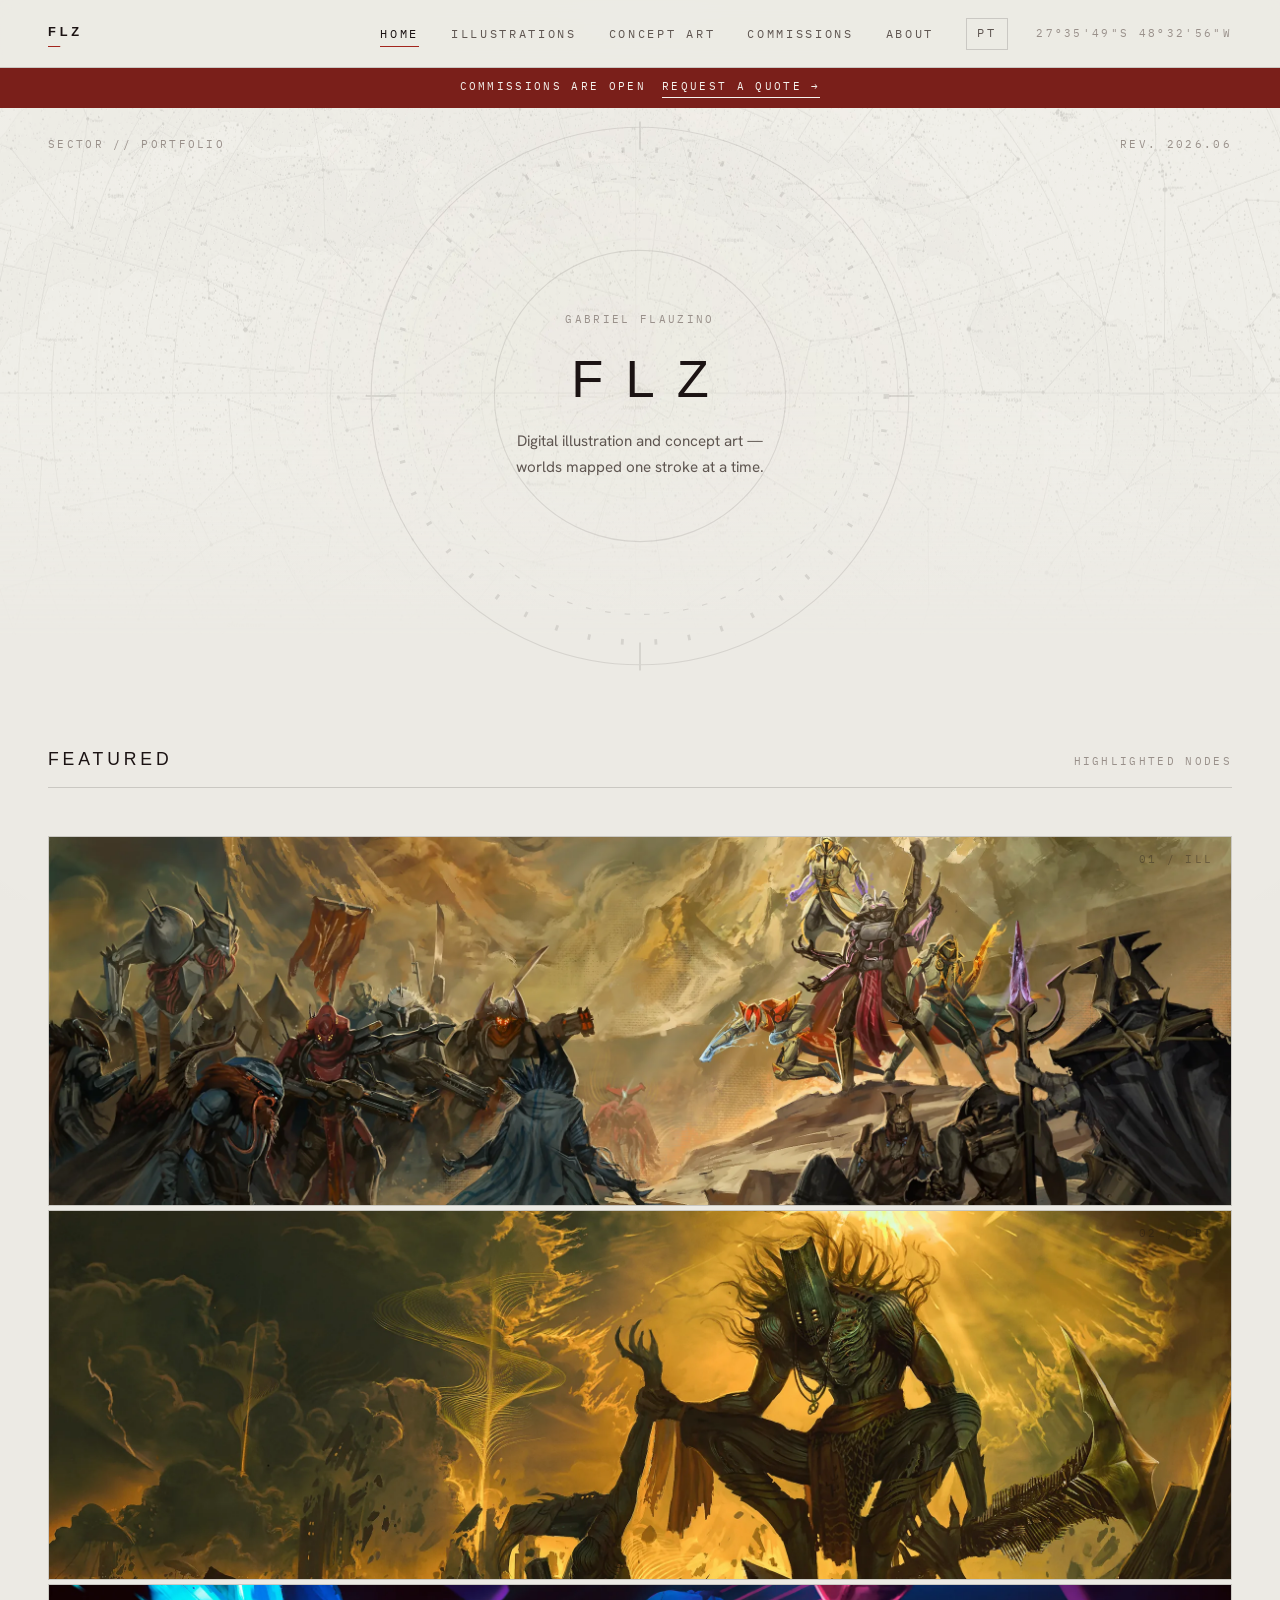
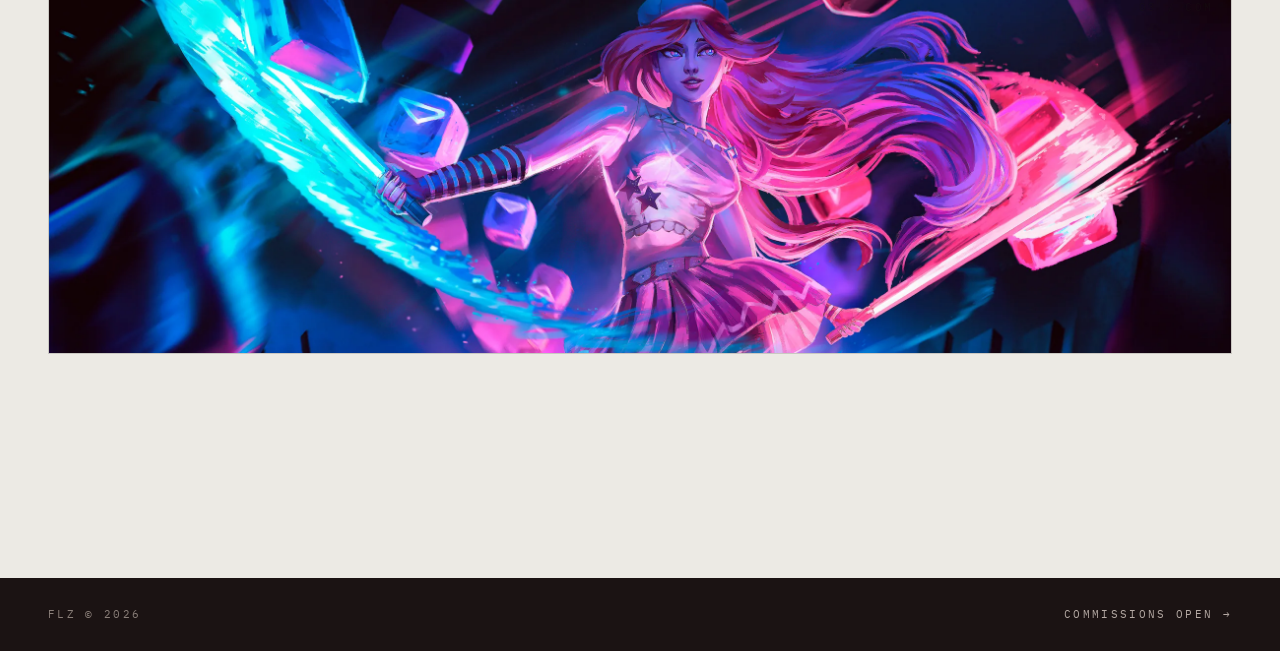
<file: index.html>
<!DOCTYPE html>
<html lang="en">
<head>
  <meta charset="UTF-8" />
  <meta name="viewport" content="width=device-width, initial-scale=1.0" />
  <!-- O idioma é controlado pelo nosso i18n (js/i18n.js): impede o
       Chrome de oferecer tradução automática a cada navegação -->
  <meta name="google" content="notranslate" />
  <!-- Sincroniza <html lang> com a preferência salva ANTES do paint:
       sem flash de idioma e sem detecção errada pelo navegador -->
  <script>
    try {
      if (localStorage.getItem("flz-lang") === "pt") {
        document.documentElement.lang = "pt-BR";
      }
    } catch (e) { /* sem storage: segue em inglês */ }
  </script>
  <title>FLZ — Gabriel Flauzino · Digital Illustration & Concept Art</title>
  <meta name="description" content="Portfolio of Gabriel Flauzino — freelance digital illustrator and concept artist. Illustrations, concept art and open commissions." />

  <!-- Type: Syncopate (display, stand-in for Sackers Gothic),
       Hanken Grotesk (body), IBM Plex Mono (coordinates) -->
  <link rel="preconnect" href="https://fonts.googleapis.com" />
  <link rel="preconnect" href="https://fonts.gstatic.com" crossorigin />
  <link href="https://fonts.googleapis.com/css2?family=Syncopate:wght@400;700&family=Hanken+Grotesk:wght@400;600&family=IBM+Plex+Mono:wght@400&display=swap" rel="stylesheet" />

  <link rel="stylesheet" href="css/tokens.css" />
  <link rel="stylesheet" href="css/base.css" />
  <link rel="stylesheet" href="css/components.css" />
  <link rel="stylesheet" href="css/pages.css" />
</head>
<body>
  <a class="skip-link" href="#content" data-i18n="skip">Skip to content</a>

  <!-- ============ Cartographic navigation ============ -->
  <nav class="site-nav" aria-label="Main">
    <div class="container site-nav__inner">
      <a class="site-nav__logo" href="index.html" aria-label="FLZ — home">
        FLZ<span aria-hidden="true"></span>
      </a>
      <ul class="site-nav__links">
        <li><a href="index.html" aria-current="page" data-i18n="nav.home">Home</a></li>
        <li><a href="ilustracoes.html" data-i18n="nav.illustrations">Illustrations</a></li>
        <li><a href="concept-art.html" data-i18n="nav.concept">Concept Art</a></li>
        <li><a href="commissions.html" data-i18n="nav.commissions">Commissions</a></li>
        <li><a href="about.html" data-i18n="nav.about">About</a></li>
        <li><button class="lang-toggle" type="button" data-lang-toggle>PT</button></li>
      </ul>
      <span class="coord site-nav__coord" aria-hidden="true">27°35'49"S&nbsp;48°32'56"W</span>
    </div>
  </nav>

  <!-- Banner: o uso nobre do vermelho escuro -->
  <div class="notice-banner">
    <span data-i18n="banner.text">Commissions are open</span>
    <a href="commissions.html" data-i18n="banner.cta">Request a quote →</a>
  </div>

  <main id="content">
    <!-- ============ Hero ============ -->
    <header class="hero">
      <!-- Reticle: rotating cartographic ring behind the mark -->
      <svg class="hero__reticle" viewBox="0 0 200 200" aria-hidden="true" focusable="false">
        <g fill="none" stroke="currentColor" stroke-width="0.4">
          <circle cx="100" cy="100" r="96" />
          <circle cx="100" cy="100" r="78" stroke-dasharray="2 5" />
          <circle cx="100" cy="100" r="52" />
          <path d="M100 2v10 M100 188v10 M2 100h10 M188 100h10" stroke-width="0.7" />
          <g stroke-dasharray="1 11">
            <circle cx="100" cy="100" r="88" stroke-width="2" />
          </g>
        </g>
      </svg>

      <span class="hero__corner hero__corner--tl coord" aria-hidden="true">SECTOR // PORTFOLIO</span>
      <span class="hero__corner hero__corner--tr coord" aria-hidden="true">REV. 2026.06</span>

      <p class="hero__eyebrow coord">Gabriel Flauzino</p>
      <h1 class="hero__title">FLZ</h1>
      <p class="hero__tag" data-i18n="hero.tag">
        Digital illustration and concept art — worlds mapped one stroke at a time.
      </p>
    </header>

    <!-- ============ Featured: painéis-portal ============
         Três banners ultra-wide no lugar do grid. Hover: imagem
         escurece e cresce, rótulo revela, brackets travam, linha
         vermelha traça a base. TODO: troque os SVGs placeholder
         em assets/img/panels/ por artes reais em formato wide
         (~1600×500) — uma obra representativa de cada região. -->
    <section class="featured container" aria-labelledby="featured-title">
      <div class="section-head" data-reveal>
        <h2 id="featured-title" data-i18n="home.featured">Featured</h2>
        <span class="coord" aria-hidden="true" data-i18n="home.featuredCoord">HIGHLIGHTED NODES</span>
      </div>

      <div class="feature-panels">
        <a class="feature-panel" href="ilustracoes.html">
          <img class="feature-panel__img" src="assets/img/panels/illustrations.webp" alt="" />
          <span class="coord feature-panel__idx" aria-hidden="true">01 / ILL</span>
          <span class="feature-panel__overlay">
            <span class="coord feature-panel__region" aria-hidden="true">REGION 01 //</span>
            <span class="feature-panel__label" data-i18n="nav.illustrations">Illustrations</span>
            <span class="coord feature-panel__cta" data-i18n="feat.explore">Explore →</span>
          </span>
          <span class="feature-panel__line" aria-hidden="true"></span>
        </a>

        <a class="feature-panel" href="concept-art.html">
          <img class="feature-panel__img" src="assets/img/panels/concept-art.webp" alt="" />
          <span class="coord feature-panel__idx" aria-hidden="true">02 / CPT</span>
          <span class="feature-panel__overlay">
            <span class="coord feature-panel__region" aria-hidden="true">REGION 02 //</span>
            <span class="feature-panel__label" data-i18n="nav.concept">Concept Art</span>
            <span class="coord feature-panel__cta" data-i18n="feat.explore">Explore →</span>
          </span>
          <span class="feature-panel__line" aria-hidden="true"></span>
        </a>

        <a class="feature-panel" href="commissions.html">
          <img class="feature-panel__img" src="assets/img/panels/commissions.webp" alt="" />
          <span class="coord feature-panel__idx" aria-hidden="true">03 / COM</span>
          <span class="feature-panel__overlay">
            <span class="coord feature-panel__region" aria-hidden="true">COMMISSION //</span>
            <span class="feature-panel__label" data-i18n="feat.work">Work with me</span>
            <span class="coord feature-panel__cta" data-i18n="feat.open">Open →</span>
          </span>
          <span class="feature-panel__line" aria-hidden="true"></span>
        </a>
      </div>
    </section>
  </main>

  <!-- ============ Footer ============ -->
  <footer class="site-footer band-dark">
    <div class="container site-footer__inner">
      <span class="coord">FLZ © <span data-year>2026</span></span>
      <a class="coord" href="commissions.html" data-i18n="footer.commissions">Commissions open →</a>
    </div>
  </footer>

  <script src="js/i18n.js" defer></script>
  <script src="js/main.js" defer></script>
</body>
</html>
</file>
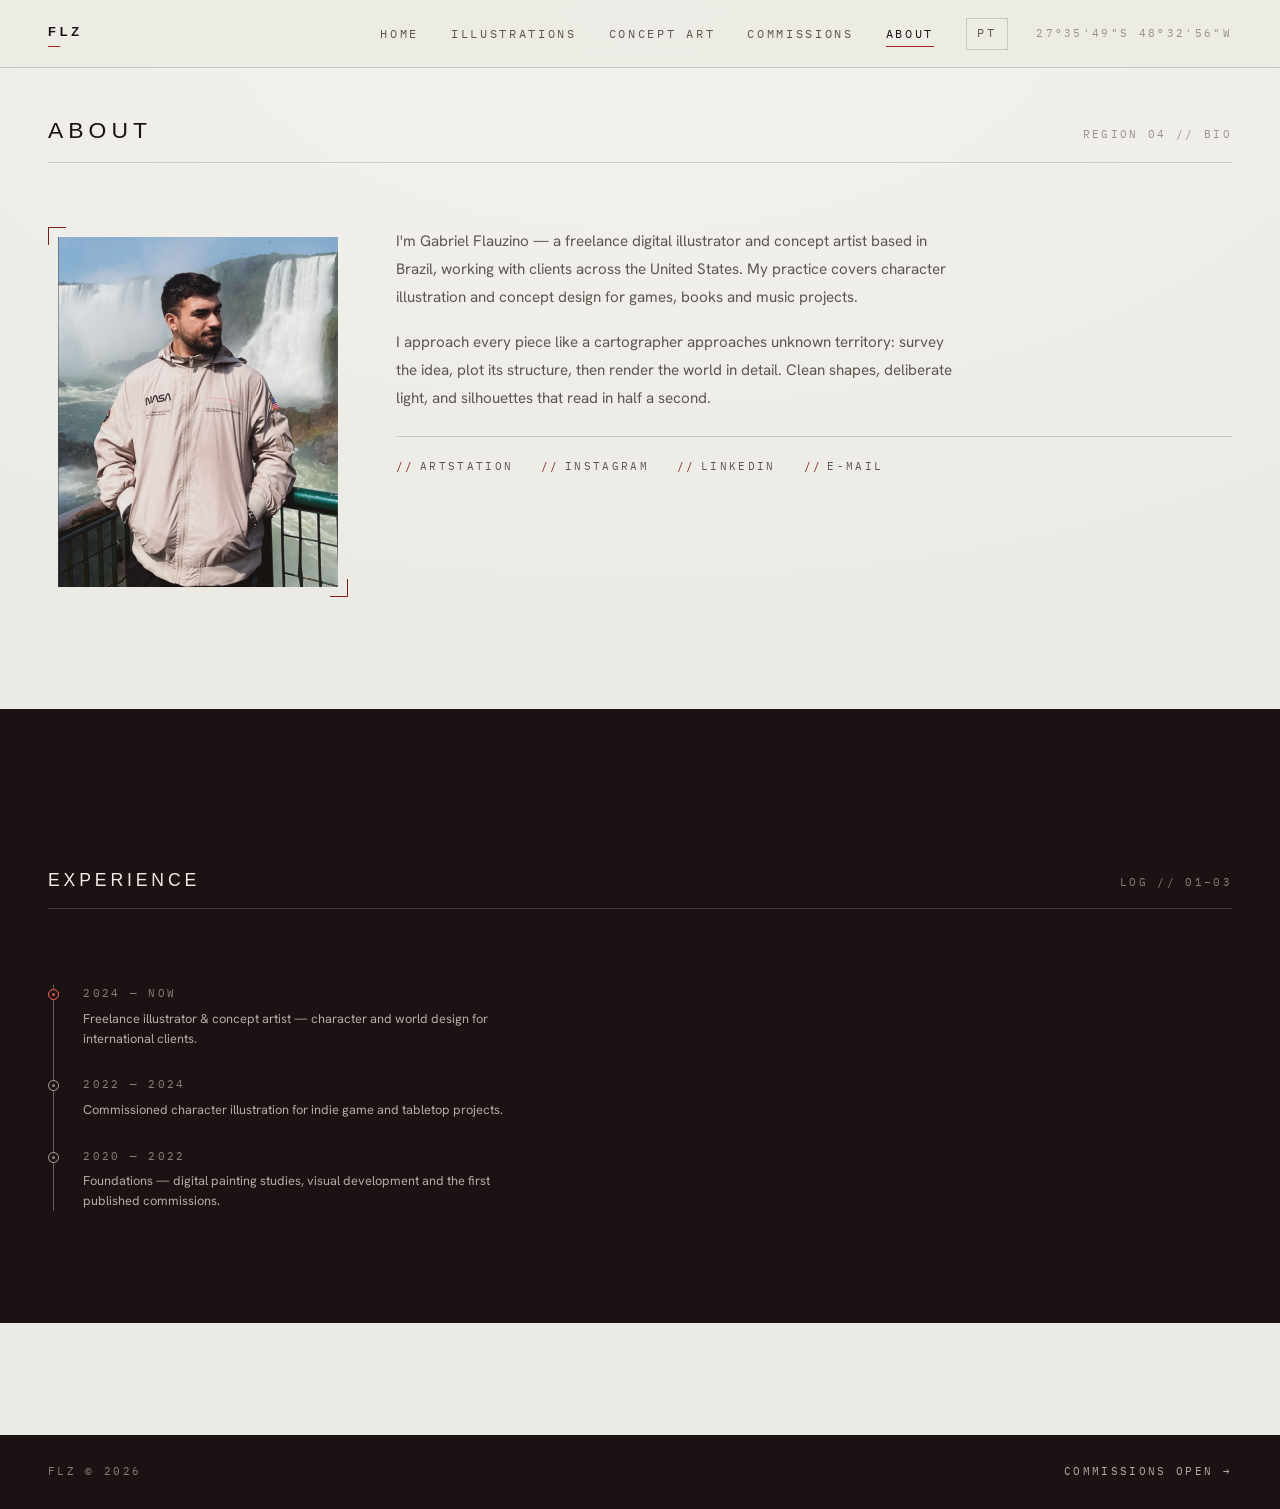
<file: about.html>
<!DOCTYPE html>
<html lang="en">
<head>
  <meta charset="UTF-8" />
  <meta name="viewport" content="width=device-width, initial-scale=1.0" />
  <!-- O idioma é controlado pelo nosso i18n (js/i18n.js): impede o
       Chrome de oferecer tradução automática a cada navegação -->
  <meta name="google" content="notranslate" />
  <!-- Sincroniza <html lang> com a preferência salva ANTES do paint:
       sem flash de idioma e sem detecção errada pelo navegador -->
  <script>
    try {
      if (localStorage.getItem("flz-lang") === "pt") {
        document.documentElement.lang = "pt-BR";
      }
    } catch (e) { /* sem storage: segue em inglês */ }
  </script>
  <title>About — FLZ · Gabriel Flauzino</title>
  <meta name="description" content="About Gabriel Flauzino (FLZ) — freelance digital illustrator and concept artist. Background, experience and contact links." />

  <link rel="preconnect" href="https://fonts.googleapis.com" />
  <link rel="preconnect" href="https://fonts.gstatic.com" crossorigin />
  <link href="https://fonts.googleapis.com/css2?family=Syncopate:wght@400;700&family=Hanken+Grotesk:wght@400;600&family=IBM+Plex+Mono:wght@400&display=swap" rel="stylesheet" />

  <link rel="stylesheet" href="css/tokens.css" />
  <link rel="stylesheet" href="css/base.css" />
  <link rel="stylesheet" href="css/components.css" />
  <link rel="stylesheet" href="css/pages.css" />
</head>
<body>
  <a class="skip-link" href="#content" data-i18n="skip">Skip to content</a>

  <nav class="site-nav" aria-label="Main">
    <div class="container site-nav__inner">
      <a class="site-nav__logo" href="index.html" aria-label="FLZ — home">
        FLZ<span aria-hidden="true"></span>
      </a>
      <ul class="site-nav__links">
        <li><a href="index.html" data-i18n="nav.home">Home</a></li>
        <li><a href="ilustracoes.html" data-i18n="nav.illustrations">Illustrations</a></li>
        <li><a href="concept-art.html" data-i18n="nav.concept">Concept Art</a></li>
        <li><a href="commissions.html" data-i18n="nav.commissions">Commissions</a></li>
        <li><a href="about.html" aria-current="page" data-i18n="nav.about">About</a></li>
        <li><button class="lang-toggle" type="button" data-lang-toggle>PT</button></li>
      </ul>
      <span class="coord site-nav__coord" aria-hidden="true">27°35'49"S&nbsp;48°32'56"W</span>
    </div>
  </nav>

  <main id="content">
    <div class="container">
      <div class="section-head">
        <h1 data-i18n="page.about">About</h1>
        <span class="coord" aria-hidden="true">REGION 04 // BIO</span>
      </div>

      <!-- ===== Perfil: foto + bio + redes ===== -->
      <section class="profile" aria-labelledby="bio-title">
        <h2 id="bio-title" class="visually-hidden" data-i18n="about.bioTitle">Biography</h2>

        <div class="profile__photo" data-reveal>
          <!-- TODO: substitua pelo seu retrato real (4:5, ~800×1000px)
               em assets/img/about/ e atualize o src -->
          <img src="assets/img/about/portrait.webp" alt="Gabriel Flauzino" />
        </div>

        <div class="profile__text" data-reveal>
          <p data-i18n="about.bio1">
            I'm Gabriel Flauzino — a freelance digital illustrator and
            concept artist based in Brazil, working with clients across the
            United States. My practice covers character illustration and
            concept design for games, books and music projects.
          </p>
          <p data-i18n="about.bio2">
            I approach every piece like a cartographer approaches unknown
            territory: survey the idea, plot its structure, then render the
            world in detail. Clean shapes, deliberate light, and silhouettes
            that read in half a second.
          </p>

          <!-- TODO: troque os href pelos seus perfis reais -->
          <ul class="socials" aria-label="Social links">
            <li><a href="https://www.artstation.com/SEU-PERFIL" rel="me noopener" target="_blank">ArtStation</a></li>
            <li><a href="https://www.instagram.com/SEU-PERFIL" rel="me noopener" target="_blank">Instagram</a></li>
            <li><a href="https://www.linkedin.com/in/SEU-PERFIL" rel="me noopener" target="_blank">LinkedIn</a></li>
            <li><a href="mailto:contato@flz.art">E-mail</a></li>
          </ul>
        </div>
      </section>
    </div>

    <!-- ===== Experiência: currículo como itinerário ===== -->
    <section class="experience-band band-dark" aria-labelledby="exp-title">
      <div class="container experience-band__inner">
        <div class="section-head">
          <h2 id="exp-title" data-i18n="about.exp">Experience</h2>
          <span class="coord" aria-hidden="true">LOG // 01–03</span>
        </div>

        <!-- TODO: entradas de exemplo — substitua pelas suas -->
        <div class="route route--vertical" data-reveal>
          <span class="route__line" aria-hidden="true"></span>
          <ol class="route__list">
            <li class="route__stop route__stop--active">
              <span class="route__marker" aria-hidden="true"></span>
              <span class="coord route__label">2024 — NOW</span>
              <span class="route__value" data-i18n="about.exp1">
                Freelance illustrator &amp; concept artist — character and
                world design for international clients.
              </span>
            </li>
            <li class="route__stop">
              <span class="route__marker" aria-hidden="true"></span>
              <span class="coord route__label">2022 — 2024</span>
              <span class="route__value" data-i18n="about.exp2">
                Commissioned character illustration for indie game and
                tabletop projects.
              </span>
            </li>
            <li class="route__stop">
              <span class="route__marker" aria-hidden="true"></span>
              <span class="coord route__label">2020 — 2022</span>
              <span class="route__value" data-i18n="about.exp3">
                Foundations — digital painting studies, visual development
                and the first published commissions.
              </span>
            </li>
          </ol>
        </div>
      </div>
    </section>
  </main>

  <footer class="site-footer band-dark">
    <div class="container site-footer__inner">
      <span class="coord">FLZ © <span data-year>2026</span></span>
      <a class="coord" href="commissions.html" data-i18n="footer.commissions">Commissions open →</a>
    </div>
  </footer>

  <script src="js/i18n.js" defer></script>
  <script src="js/main.js" defer></script>
</body>
</html>
</file>
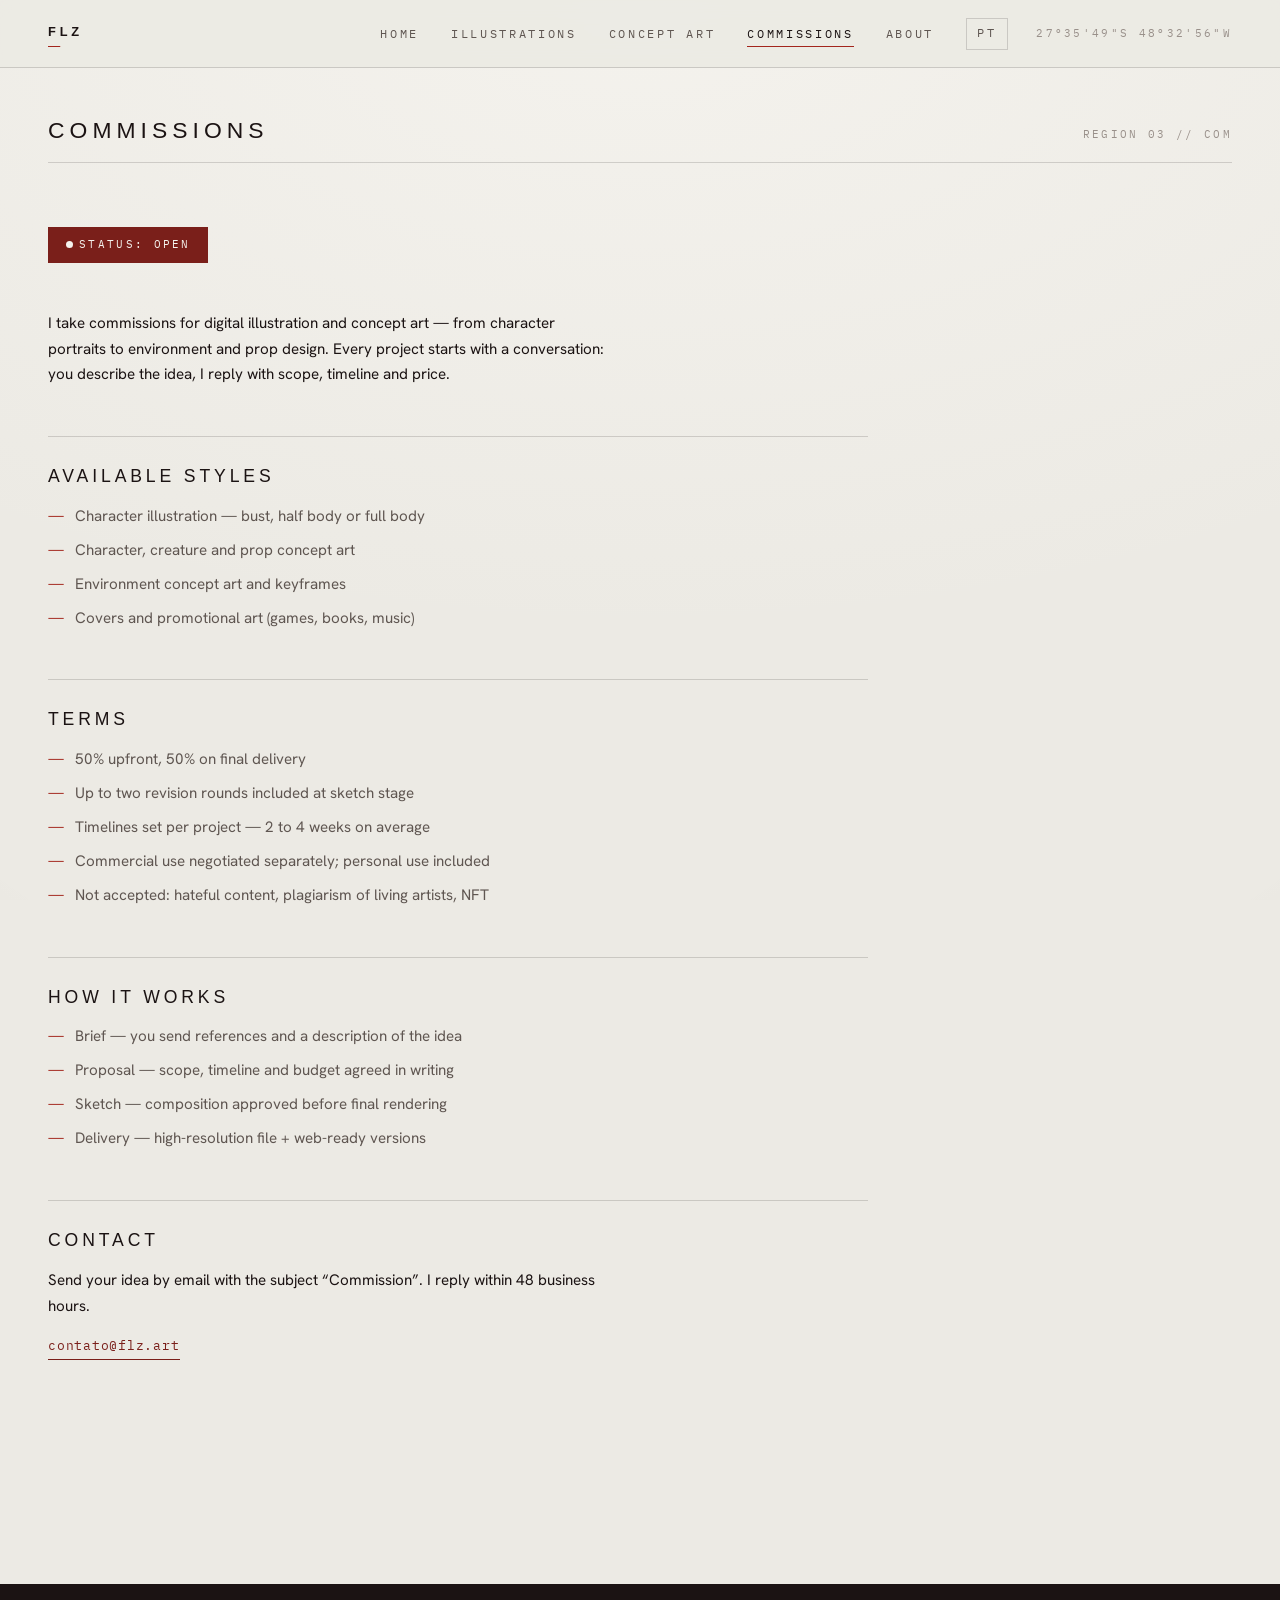
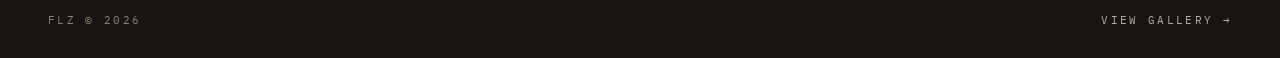
<file: commissions.html>
<!DOCTYPE html>
<html lang="en">
<head>
  <meta charset="UTF-8" />
  <meta name="viewport" content="width=device-width, initial-scale=1.0" />
  <!-- O idioma é controlado pelo nosso i18n (js/i18n.js): impede o
       Chrome de oferecer tradução automática a cada navegação -->
  <meta name="google" content="notranslate" />
  <!-- Sincroniza <html lang> com a preferência salva ANTES do paint:
       sem flash de idioma e sem detecção errada pelo navegador -->
  <script>
    try {
      if (localStorage.getItem("flz-lang") === "pt") {
        document.documentElement.lang = "pt-BR";
      }
    } catch (e) { /* sem storage: segue em inglês */ }
  </script>
  <title>Commissions — FLZ · Gabriel Flauzino</title>
  <meta name="description" content="Digital illustration and concept art commissions with Gabriel Flauzino (FLZ): available styles, terms and contact." />

  <link rel="preconnect" href="https://fonts.googleapis.com" />
  <link rel="preconnect" href="https://fonts.gstatic.com" crossorigin />
  <link href="https://fonts.googleapis.com/css2?family=Syncopate:wght@400;700&family=Hanken+Grotesk:wght@400;600&family=IBM+Plex+Mono:wght@400&display=swap" rel="stylesheet" />

  <link rel="stylesheet" href="css/tokens.css" />
  <link rel="stylesheet" href="css/base.css" />
  <link rel="stylesheet" href="css/components.css" />
  <link rel="stylesheet" href="css/pages.css" />
</head>
<body>
  <a class="skip-link" href="#content" data-i18n="skip">Skip to content</a>

  <nav class="site-nav" aria-label="Main">
    <div class="container site-nav__inner">
      <a class="site-nav__logo" href="index.html" aria-label="FLZ — home">
        FLZ<span aria-hidden="true"></span>
      </a>
      <ul class="site-nav__links">
        <li><a href="index.html" data-i18n="nav.home">Home</a></li>
        <li><a href="ilustracoes.html" data-i18n="nav.illustrations">Illustrations</a></li>
        <li><a href="concept-art.html" data-i18n="nav.concept">Concept Art</a></li>
        <li><a href="commissions.html" aria-current="page" data-i18n="nav.commissions">Commissions</a></li>
        <li><a href="about.html" data-i18n="nav.about">About</a></li>
        <li><button class="lang-toggle" type="button" data-lang-toggle>PT</button></li>
      </ul>
      <span class="coord site-nav__coord" aria-hidden="true">27°35'49"S&nbsp;48°32'56"W</span>
    </div>
  </nav>

  <main id="content" class="container">
    <div class="section-head">
      <h1 data-i18n="page.commissions">Commissions</h1>
      <span class="coord" aria-hidden="true">REGION 03 // COM</span>
    </div>

    <div class="commissions">
      <p class="commission-status" data-i18n="comm.status">Status: open</p>

      <p data-i18n="comm.intro">
        I take commissions for digital illustration and concept art — from
        character portraits to environment and prop design. Every project
        starts with a conversation: you describe the idea, I reply with
        scope, timeline and price.
      </p>

      <!-- ===== Available styles ===== -->
      <section aria-labelledby="styles">
        <h2 id="styles" data-i18n="comm.styles">Available styles</h2>
        <ul>
          <li data-i18n="comm.styles.1">Character illustration — bust, half body or full body</li>
          <li data-i18n="comm.styles.2">Character, creature and prop concept art</li>
          <li data-i18n="comm.styles.3">Environment concept art and keyframes</li>
          <li data-i18n="comm.styles.4">Covers and promotional art (games, books, music)</li>
        </ul>
      </section>

      <!-- ===== Terms ===== -->
      <section aria-labelledby="terms">
        <h2 id="terms" data-i18n="comm.terms">Terms</h2>
        <ul>
          <li data-i18n="comm.terms.1">50% upfront, 50% on final delivery</li>
          <li data-i18n="comm.terms.2">Up to two revision rounds included at sketch stage</li>
          <li data-i18n="comm.terms.3">Timelines set per project — 2 to 4 weeks on average</li>
          <li data-i18n="comm.terms.4">Commercial use negotiated separately; personal use included</li>
          <li data-i18n="comm.terms.5">Not accepted: hateful content, plagiarism of living artists, NFT</li>
        </ul>
      </section>

      <!-- ===== Process ===== -->
      <section aria-labelledby="process">
        <h2 id="process" data-i18n="comm.process">How it works</h2>
        <ul>
          <li data-i18n="comm.process.1">Brief — you send references and a description of the idea</li>
          <li data-i18n="comm.process.2">Proposal — scope, timeline and budget agreed in writing</li>
          <li data-i18n="comm.process.3">Sketch — composition approved before final rendering</li>
          <li data-i18n="comm.process.4">Delivery — high-resolution file + web-ready versions</li>
        </ul>
      </section>

      <!-- ===== Contact ===== -->
      <section aria-labelledby="contact">
        <h2 id="contact" data-i18n="comm.contact">Contact</h2>
        <p data-i18n="comm.contactText">
          Send your idea by email with the subject “Commission”.
          I reply within 48 business hours.
        </p>
        <!-- TODO: replace with your real email before deploying -->
        <a class="contact-link" href="mailto:contato@flz.art">contato@flz.art</a>
      </section>
    </div>
  </main>

  <footer class="site-footer band-dark">
    <div class="container site-footer__inner">
      <span class="coord">FLZ © <span data-year>2026</span></span>
      <a class="coord" href="ilustracoes.html" data-i18n="footer.gallery">View gallery →</a>
    </div>
  </footer>

  <script src="js/i18n.js" defer></script>
  <script src="js/main.js" defer></script>
</body>
</html>
</file>
<file: css/tokens.css>
/* ============================================================
   tokens.css — Sistema de design FLZ · v2 (light)
   ------------------------------------------------------------
   Fonte única da identidade. Tokens agora são SEMÂNTICOS
   (--bg, --ink, --accent): inverter o tema = editar este bloco.
   ============================================================ */

:root {
  /* ---- Cor ------------------------------------------------
     Branco quente da tela-título de Destiny 2: papel envelhecido,
     nunca branco puro. O #1b1313 vira a tinta do texto; o vermelho
     escuro fica reservado para banners e ênfase. */
  --bg:        #eceae4; /* superfície principal — papel quente */
  --bg-deep:   #e4e1da; /* áreas rebaixadas */
  --bg-raised: #f5f3ee; /* painéis elevados (lightbox) */
  --ink:       #1b1313; /* texto primário — preto com alma vermelha */
  --ink-dim:   #5f5651; /* texto secundário */
  --ink-faint: #99908a; /* legendas, coordenadas decorativas */
  --accent:    #7a1f1a; /* vermelho escuro — banners e destaque */
  --accent-hot:#a3261d; /* interação ativa (hover, foco) */

  /* Linhas cartográficas: finas, em tinta translúcida */
  --line:        rgba(27, 19, 19, 0.16);
  --line-strong: rgba(27, 19, 19, 0.34);

  /* ---- Tipografia -----------------------------------------
     Syncopate segue como stand-in da Sackers Gothic. Para usar a
     licenciada: @font-face em base.css + trocar esta linha. */
  --font-display: "Syncopate", "Sackers Gothic Std", sans-serif;
  --font-body:    "Hanken Grotesk", system-ui, sans-serif;
  --font-mono:    "IBM Plex Mono", ui-monospace, monospace;

  /* Escala reduzida e delicada — editorial, não monumental */
  --text-xs:   0.66rem;
  --text-sm:   0.8rem;
  --text-base: clamp(0.88rem, 0.85rem + 0.15vw, 0.95rem);
  --text-lg:   clamp(0.95rem, 0.9rem + 0.3vw, 1.1rem);
  --text-xl:   clamp(1.05rem, 0.95rem + 0.6vw, 1.5rem);
  --text-hero: clamp(1.7rem, 1.2rem + 2.6vw, 3.4rem);

  --tracking-wide: 0.22em;
  --tracking-max:  0.42em;

  /* ---- Espaço & layout ------------------------------------ */
  --space-1: 0.5rem;
  --space-2: 1rem;
  --space-3: 1.75rem;
  --space-4: 3rem;
  --space-5: clamp(4rem, 3rem + 5vw, 8rem);
  --container: 1200px;
  --gutter: clamp(1.25rem, 4vw, 3rem);

  /* ---- Movimento ------------------------------------------ */
  --ease-map: cubic-bezier(0.22, 1, 0.36, 1);
  --dur-fast: 180ms;
  --dur-base: 360ms;
  --dur-slow: 700ms;

  /* ---- Z-index -------------------------------------------- */
  --z-nav: 100;
  --z-lightbox: 200;
}
</file>
<file: css/base.css>
/* ============================================================
   base.css — Fundação · v2
   Tema claro: papel quente, sem grid de fundo (a retícula no
   hero é o único elemento cartográfico ambiente). Tipografia
   menor e mais delicada.
   ============================================================ */

*,
*::before,
*::after {
  box-sizing: border-box;
  margin: 0;
}

html {
  color-scheme: light;
  scroll-behavior: smooth;
  /* Trava qualquer vazamento horizontal (fix do out-of-bounds
     no mobile): clip não cria contexto de rolagem, só corta. */
  overflow-x: clip;
}

body {
  min-height: 100dvh;
  display: flex;
  flex-direction: column;
  background-color: var(--bg);
  color: var(--ink);
  font-family: var(--font-body);
  font-size: var(--text-base);
  font-weight: 400;
  line-height: 1.7;
  -webkit-font-smoothing: antialiased;
  overflow-x: clip;

  /* Textura mínima: um vinhete radial quase imperceptível dá ao
     papel a profundidade da tela do Destiny — sem grades. */
  background-image:
    radial-gradient(ellipse 130% 100% at 50% 0%,
      rgba(245, 243, 238, 0.9), transparent 70%),
    radial-gradient(ellipse 110% 110% at 50% 50%,
      transparent 62%, rgba(27, 19, 19, 0.10) 100%);
  background-attachment: fixed;
}

@media (max-width: 768px) {
  body { background-attachment: scroll; } /* iOS: evita jank */
}

/* Mídia nunca estoura o viewport */
img, svg, video { max-width: 100%; }

main {
  flex: 1;
  width: 100%;
}

/* ---- Tipografia ---------------------------------------- */

h1, h2, h3 {
  font-family: var(--font-display);
  font-weight: 400; /* peso leve: delicadeza > impacto */
  text-transform: uppercase;
  letter-spacing: var(--tracking-wide);
  line-height: 1.3;
  text-wrap: balance;
}

h1 { font-size: var(--text-xl); }
h2 { font-size: var(--text-lg); }
h3 { font-size: var(--text-base); }

p { max-width: 62ch; }

a {
  color: inherit;
  text-decoration: none;
  transition: color var(--dur-fast) var(--ease-map);
}

a:hover { color: var(--accent-hot); }

img {
  display: block;
  max-width: 100%;
  height: auto;
}

button {
  font: inherit;
  color: inherit;
  background: none;
  border: none;
  cursor: pointer;
}

::selection {
  background: var(--accent);
  color: var(--bg-raised);
}

/* ---- Utilidades ----------------------------------------- */

.container {
  width: min(var(--container), 100% - var(--gutter) * 2);
  margin-inline: auto;
}

/* Rótulo monoespaçado: coordenadas, índices, eyebrows */
.coord {
  font-family: var(--font-mono);
  font-size: var(--text-xs);
  letter-spacing: var(--tracking-wide);
  text-transform: uppercase;
  color: var(--ink-faint);
}

.visually-hidden {
  position: absolute;
  width: 1px;
  height: 1px;
  overflow: hidden;
  clip-path: inset(50%);
  white-space: nowrap;
}

/* ---- Acessibilidade ------------------------------------- */

.skip-link {
  position: absolute;
  top: var(--space-1);
  left: var(--space-1);
  z-index: calc(var(--z-nav) + 1);
  padding: var(--space-1) var(--space-2);
  background: var(--bg-raised);
  border: 1px solid var(--accent-hot);
  font-family: var(--font-mono);
  font-size: var(--text-sm);
  transform: translateY(-300%);
  transition: transform var(--dur-fast) var(--ease-map);
}

.skip-link:focus { transform: translateY(0); }

:focus-visible {
  outline: 1px solid var(--accent-hot);
  outline-offset: 3px;
}

/* ---- Transição entre páginas ------------------------------
   Camada 1: View Transitions API multi-página (Chrome 126+,
   Safari 18.2+) — crossfade nativo declarado só em CSS.
   Camada 2: fallback em main.js (fade-out no clique) para os
   demais navegadores. Ambas respeitam reduced-motion. */
@media (prefers-reduced-motion: no-preference) {
  @view-transition {
    navigation: auto;
  }

  ::view-transition-old(root),
  ::view-transition-new(root) {
    animation-duration: 300ms;
    animation-timing-function: var(--ease-map);
  }

  /* A marca registrada da transição profissional: nav e rodapé
     são capturados como grupos próprios e ficam IMÓVEIS — só o
     conteúdo central cruza. Sensação de app, não de reload. */
  .site-nav { view-transition-name: site-nav; }
  .site-footer { view-transition-name: site-footer; }

  ::view-transition-group(site-nav),
  ::view-transition-group(site-footer) {
    animation-duration: 0s;
  }

  ::view-transition-old(site-nav),
  ::view-transition-new(site-nav),
  ::view-transition-old(site-footer),
  ::view-transition-new(site-footer) {
    animation-duration: 0s;
  }

  /* Entrada suave em qualquer navegador — só o conteúdo */
  .js main {
    animation: page-in var(--dur-base) var(--ease-map);
  }

  /* Saída (fallback JS): nav e rodapé permanecem, main esmaece */
  body.is-leaving main {
    opacity: 0;
    transition: opacity 200ms var(--ease-map);
  }
}

@keyframes page-in {
  from { opacity: 0; }
}

/* Revelação ao rolar — ativada via JS (IntersectionObserver).
   Sem JS ou com reduced-motion, tudo permanece visível. */
@media (prefers-reduced-motion: no-preference) {
  .js [data-reveal] {
    opacity: 0;
    transform: translateY(14px);
    transition:
      opacity var(--dur-slow) var(--ease-map),
      transform var(--dur-slow) var(--ease-map);
  }

  .js [data-reveal].is-visible {
    opacity: 1;
    transform: none;
  }
}

@media (prefers-reduced-motion: reduce) {
  *,
  *::before,
  *::after {
    animation-duration: 0.01ms !important;
    animation-iteration-count: 1 !important;
    transition-duration: 0.01ms !important;
  }

  html { scroll-behavior: auto; }
}
</file>
<file: css/components.css>
/* ============================================================
   components.css — Componentes · v2
   Editorial e mínimo (ref. A. Darvishi): nav discreta, cards
   sem moldura com legenda pequena, banner em vermelho escuro,
   lightbox claro. Os corner brackets seguem como assinatura.
   ============================================================ */

/* ---- Navegação ------------------------------------------ */

.site-nav {
  position: sticky;
  top: 0;
  z-index: var(--z-nav);
  background: color-mix(in srgb, var(--bg) 90%, transparent);
  backdrop-filter: blur(10px);
  border-bottom: 1px solid var(--line);
}

.site-nav__inner {
  display: flex;
  align-items: center;
  gap: var(--space-3);
  padding-block: 1.1rem;
}

.site-nav__logo {
  font-family: var(--font-display);
  font-size: var(--text-sm);
  font-weight: 700;
  letter-spacing: 0.3em;
  flex-shrink: 0;
}

.site-nav__logo:hover { color: var(--ink); }

/* Sublinha do logo: traço fino que cresce, como linha de rota */
.site-nav__logo span {
  display: block;
  height: 1px;
  margin-top: 3px;
  background: var(--accent-hot);
  transform: scaleX(0.35);
  transform-origin: left;
  transition: transform var(--dur-base) var(--ease-map);
}

.site-nav__logo:hover span { transform: scaleX(1); }

.site-nav__links {
  display: flex;
  align-items: center;
  flex-wrap: wrap;          /* mobile: quebra em vez de vazar */
  justify-content: flex-end;
  row-gap: 0.25rem;
  gap: clamp(0.7rem, 2.5vw, 2.25rem);
  list-style: none;
  padding: 0;
  margin-left: auto;
  min-width: 0;
}

@media (max-width: 480px) {
  .site-nav__inner { gap: var(--space-2); }
  .site-nav__links a { letter-spacing: 0.14em; }
}

.site-nav__links a {
  font-family: var(--font-mono);
  font-size: 0.76rem; /* +15% sobre --text-xs */
  letter-spacing: var(--tracking-wide);
  text-transform: uppercase;
  color: var(--ink-dim);
  padding-block: 0.3rem;
  border-bottom: 1px solid transparent;
  transition:
    color var(--dur-fast) var(--ease-map),
    border-color var(--dur-fast) var(--ease-map);
}

.site-nav__links a:hover { color: var(--ink); }

/* Página ativa: sublinha vermelha fina (os ticks saíram em v0.5) */
.site-nav__links a[aria-current="page"] {
  color: var(--ink);
  border-bottom-color: var(--accent-hot);
}

/* Alternador de idioma EN/PT */
.lang-toggle {
  font-family: var(--font-mono);
  font-size: 0.76rem; /* acompanha os links da nav */
  letter-spacing: var(--tracking-wide);
  text-transform: uppercase;
  color: var(--ink-dim);
  padding: 0.3rem 0.65rem;
  border: 1px solid var(--line);
  transition:
    color var(--dur-fast) var(--ease-map),
    border-color var(--dur-fast) var(--ease-map);
}

.lang-toggle:hover,
.lang-toggle:focus-visible {
  color: var(--accent-hot);
  border-color: var(--accent-hot);
}

/* Leitura de coordenada decorativa — some em telas estreitas */
.site-nav__coord { display: none; }

@media (min-width: 980px) {
  .site-nav__coord { display: block; }
}

/* ---- Banner de destaque (uso nobre do vermelho) ----------- */

.notice-banner {
  display: flex;
  flex-wrap: wrap;
  justify-content: center;
  align-items: baseline;
  gap: var(--space-2);
  padding: 0.6rem var(--gutter);
  background: var(--accent);
  color: var(--bg-raised);
  font-family: var(--font-mono);
  font-size: var(--text-xs);
  letter-spacing: var(--tracking-wide);
  text-transform: uppercase;
  text-align: center;
}

.notice-banner a {
  color: inherit;
  border-bottom: 1px solid currentColor;
  padding-bottom: 1px;
}

.notice-banner a:hover { opacity: 0.75; }

/* ---- Cabeçalho de seção ---------------------------------- */

.section-head {
  display: flex;
  flex-wrap: wrap;
  align-items: baseline;
  gap: var(--space-2);
  padding-block: var(--space-4) var(--space-2);
  border-bottom: 1px solid var(--line);
  margin-bottom: var(--space-4);
}

.section-head .coord { margin-left: auto; }

/* ---- Galeria / cards ------------------------------------- */

.gallery-grid {
  display: grid;
  grid-template-columns: repeat(3, 1fr);
  gap: var(--space-3) var(--space-3);
  padding-bottom: var(--space-5);
}

@media (max-width: 980px) {
  .gallery-grid { grid-template-columns: repeat(2, 1fr); }
}

@media (max-width: 600px) {
  .gallery-grid { grid-template-columns: 1fr; }
}

/* ---- Galeria empilhada (Ilustrações / Concept Art) ---------
   Uma obra por linha, largura total do container (editorial e
   contida — as margens vêm do .container). Altura natural: o card
   não impõe aspect-ratio, então cada imagem mantém sua proporção
   real, reservada pelo width/height do <img> (zero layout shift).
   Sem legenda — só a imagem. Brackets HUD herdados do .work-card. */
.gallery-stack {
  display: grid;
  grid-template-columns: 1fr;
  gap: var(--space-5); /* respiro generoso entre obras */
  padding-bottom: var(--space-5);
}

/* Anula o aspect-ratio fixo: na stack a altura é a da imagem */
.gallery-stack .work-card__media {
  aspect-ratio: auto;
}

.gallery-stack .work-card__media img {
  height: auto; /* deixa o width/height real ditar a altura */
}

/* Card sem moldura (ref. A. Darvishi): imagem + legenda mínima.
   A estrutura cartográfica aparece só na interação. */
.work-card {
  position: relative;
  display: block;
  width: 100%;
  padding: 0;
  text-align: left;
}

/* Corner brackets (HUD): a assinatura do site. Ancorados na
   imagem (a legenda fica fora do alvo), abrem-se no hover como
   um alvo selecionado. */
.work-card__media::before,
.work-card__media::after {
  content: "";
  position: absolute;
  width: 14px;
  height: 14px;
  pointer-events: none;
  opacity: 0;
  z-index: 1;
  transition:
    opacity var(--dur-base) var(--ease-map),
    translate var(--dur-base) var(--ease-map);
}

.work-card__media::before {
  top: 0;
  left: 0;
  border-top: 1px solid var(--accent-hot);
  border-left: 1px solid var(--accent-hot);
  translate: 8px 8px; /* repouso: recuado para dentro */
}

.work-card__media::after {
  bottom: 0;
  right: 0;
  border-bottom: 1px solid var(--accent-hot);
  border-right: 1px solid var(--accent-hot);
  translate: -8px -8px;
}

/* No hover, os brackets "travam" nos cantos — mira adquirida */
.work-card:hover .work-card__media::before,
.work-card:focus-visible .work-card__media::before {
  opacity: 1;
  translate: 0 0;
}

.work-card:hover .work-card__media::after,
.work-card:focus-visible .work-card__media::after {
  opacity: 1;
  translate: 0 0;
}

.work-card__media {
  position: relative; /* âncora dos brackets */
  aspect-ratio: 4 / 5; /* reserva o espaço → zero layout shift */
  overflow: hidden;    /* clipa o zoom suave da imagem */
  background: var(--bg-deep);
}

.work-card__media img {
  width: 100%;
  height: 100%;
  object-fit: cover;
  transition:
    transform var(--dur-slow) var(--ease-map),
    filter var(--dur-slow) var(--ease-map);
}

.work-card:hover .work-card__media img,
.work-card:focus-visible .work-card__media img {
  transform: scale(1.03);
}

.work-card__meta {
  display: flex;
  align-items: baseline;
  justify-content: space-between;
  gap: var(--space-1);
  padding-top: 0.7rem;
}

.work-card__title {
  font-family: var(--font-mono);
  font-size: var(--text-xs);
  letter-spacing: 0.12em;
  text-transform: uppercase;
  color: var(--ink-dim);
  transition: color var(--dur-fast) var(--ease-map);
}

.work-card:hover .work-card__title { color: var(--ink); }

/* Estados de carregamento / vazio da galeria */
.gallery-status {
  grid-column: 1 / -1;
  display: grid;
  justify-items: center;
  gap: var(--space-2);
  padding: var(--space-4) 0;
  text-align: center;
}

/* Micro-retícula como spinner: rotação com propósito */
.spinner-reticle {
  width: 44px;
  height: 44px;
  color: var(--accent);
}

@media (prefers-reduced-motion: no-preference) {
  .spinner-reticle { animation: reticle-spin 1.8s linear infinite; }
}

/* ---- Barra de setores (subcategorias de Ilustrações) ------
   Opção B: cada setor é um "bloco" com marcador circular (parente
   da retícula). O ativo fica preenchido de tinta escura. Vazia
   quando não há subcategorias no JSON — não ocupa espaço. */
/* ---- Setores de Ilustrações (sem boxes, Opção B) ---------
   Filtros minimalistas: só nome + bolinha-marcador, sem moldura.
   Colados na linha divisória do título. Ativo = bolinha vermelha
   preenchida + texto escuro; inativos apagados. Linguagem da nav. */
.sector-bar {
  display: flex;
  flex-wrap: wrap;
  gap: clamp(1.1rem, 3vw, 1.6rem);
  /* Cola na linha do título (a margem do .section-head fica acima) */
  margin-top: calc(var(--space-4) * -1 + 0.4rem);
  margin-bottom: var(--space-4);
}

.sector-bar:empty { display: none; }

.sector {
  display: inline-flex;
  align-items: center;
  gap: 0.55rem;
  padding: 0.2rem 0;
  background: none;
  text-align: left;
  transition: color var(--dur-fast) var(--ease-map);
}

.sector__dot {
  width: 6px;
  height: 6px;
  border: 1px solid var(--accent-hot);
  border-radius: 50%;
  flex-shrink: 0;
  opacity: 0.4;
  transition:
    opacity var(--dur-fast) var(--ease-map),
    background-color var(--dur-fast) var(--ease-map);
}

.sector:hover .sector__dot { opacity: 1; }

.sector.is-active .sector__dot {
  background: var(--accent-hot);
  opacity: 1;
}

.sector__txt { min-width: 0; }

.sector__name {
  font-family: var(--font-mono);
  font-size: var(--text-xs);
  letter-spacing: var(--tracking-wide);
  text-transform: uppercase;
  color: var(--ink-faint);
  transition: color var(--dur-fast) var(--ease-map);
}

.sector:hover .sector__name { color: var(--ink); }

.sector.is-active .sector__name { color: var(--ink); }

/* "Sector 0X" / contagem removidos da Opção B */
.sector__meta { display: none; }

/* ---- Lightbox: o nó do mapa ------------------------------
   Painel claro de papel; scrim cinza-escuro com vinheta ao redor
   para dar foco à obra sem perder o DNA claro do site. Imagem com
   zoom dinâmico (clique amplia no ponto do cursor, como o AS). */

.lightbox {
  position: fixed;
  inset: 0;
  z-index: var(--z-lightbox);
  display: none;
  /* Scrim cinza-escuro + vinheta: gradiente radial que escurece nas
     bordas, mantendo o centro mais claro atrás do painel. Para
     ajustar, edite as duas cores rgba abaixo. */
  background:
    radial-gradient(ellipse 90% 90% at 50% 50%,
      rgba(40, 34, 33, 0.72) 0%,
      rgba(24, 20, 19, 0.92) 100%);
  backdrop-filter: blur(14px);
  overflow-y: auto;
  overscroll-behavior: contain;
}

.lightbox.is-open { display: block; }

@media (prefers-reduced-motion: no-preference) {
  .lightbox.is-open {
    animation: lightbox-in var(--dur-base) var(--ease-map);
  }

  .lightbox.is-open .lightbox__panel {
    animation: panel-in var(--dur-slow) var(--ease-map);
  }
}

@keyframes lightbox-in {
  from { opacity: 0; }
}

@keyframes panel-in {
  from {
    opacity: 0;
    transform: translateY(22px) scale(0.985);
  }
}

.lightbox__panel {
  /* Painel claro, +20% sobre o original (1040 -> 1248px) */
  width: min(1248px, 100% - var(--gutter) * 2);
  margin: var(--space-5) auto;
  background: var(--bg-raised);
  border: 1px solid var(--line);
  position: relative;
}

/* Linha conectora: liga o nó ao "mapa" acima dele */
.lightbox__panel::before {
  content: "";
  position: absolute;
  bottom: 100%;
  left: 50%;
  width: 1px;
  height: var(--space-5);
  background: linear-gradient(to top, var(--accent-hot), transparent);
}

.lightbox__bar {
  display: flex;
  align-items: center;
  justify-content: space-between;
  gap: var(--space-2);
  padding: var(--space-2) var(--space-3);
  border-bottom: 1px solid var(--line);
}

.lightbox__nav {
  display: flex;
  gap: var(--space-1);
}

/* Botões: caixa reta, mono, outline vermelho no hover (original) */
.lightbox__btn {
  font-family: var(--font-mono);
  font-size: var(--text-xs);
  letter-spacing: var(--tracking-wide);
  text-transform: uppercase;
  color: var(--ink-dim);
  padding: 0.45rem 0.85rem;
  border: 1px solid var(--line);
  transition:
    color var(--dur-fast) var(--ease-map),
    border-color var(--dur-fast) var(--ease-map);
}

.lightbox__btn:hover,
.lightbox__btn:focus-visible {
  color: var(--accent-hot);
  border-color: var(--accent-hot);
}

.lightbox__btn:disabled {
  opacity: 0.35;
  cursor: default;
}

.lightbox__body { padding: var(--space-3); }

/* Wrapper da imagem: contém o zoom dinâmico (overflow oculto para
   a imagem ampliada não vazar). */
.lightbox__cover-wrap {
  position: relative;
  overflow: hidden;
  display: flex;
  justify-content: center;
  align-items: center;
  line-height: 0;
  border: 1px solid var(--line);
  background: var(--bg-deep);
}

.lightbox__cover {
  display: block;
  width: 100%;
  /* Teto de altura: obras retrato (Pantheon) cabem inteiras na tela
     sem rolar. Ultrawide (Witness) limita pela largura do painel.
     object-fit contain preserva a proporção sem corte. O zoom
     dinâmico amplia a partir daqui quando o usuário clica. */
  max-height: 80vh;
  object-fit: contain;
  margin-inline: auto;
  cursor: zoom-in;
  transition: transform var(--dur-base) var(--ease-map);
}

/* Zoom dinâmico ativo: a imagem amplia a partir do tamanho CONTIDO
   (o max-height é mantido como base), então o scale parte do que o
   usuário vê e o overflow:hidden do wrapper corta o excedente — sem
   scroll, sem estouro. O transform-origin segue o cursor (JS). */
.lightbox__cover-wrap.is-zoomed .lightbox__cover {
  cursor: zoom-out;
  transform: scale(2.4);
  transition: none;
}

@media (prefers-reduced-motion: reduce) {
  .lightbox__cover { transition: none; }
}

.lightbox__info {
  display: grid;
  gap: var(--space-1);
  padding-block: var(--space-3);
}

/* Título da obra em vermelho escuro: ênfase, não decoração */
.lightbox__info h2 { color: var(--accent); }

.lightbox__desc { color: var(--ink-dim); }

/* Imagens adicionais em cascata vertical, largura cheia, cada uma
   na sua proporção natural (sem crop). */
.lightbox__extras {
  display: grid;
  grid-template-columns: 1fr;
  gap: var(--space-3);
  padding-top: var(--space-3);
  border-top: 1px solid var(--line);
}

.lightbox__extras:empty { display: none; }

.lightbox__extras img {
  width: 100%;
  border: 1px solid var(--line);
}

body.lightbox-open { overflow: hidden; }

/* ---- Banda escura (anti-eyestrain) ------------------------
   Seções em tinta sólida que pontuam o papel claro. Os tokens
   semânticos são redefinidos no escopo: tudo dentro (coords,
   linhas, links) herda o tema invertido automaticamente. */
.band-dark {
  --bg: #1b1313;
  --bg-deep: #140e0e;
  --bg-raised: #241a1a;
  --ink: #f0ebe6;
  --ink-dim: #b5aaa4;
  --ink-faint: #8a7f79;
  --line: rgba(240, 235, 230, 0.16);
  --line-strong: rgba(240, 235, 230, 0.34);
  --accent-hot: #d4564a; /* vermelho mais claro p/ contraste AA no escuro */

  background: var(--bg);
  color: var(--ink);
}

/* Links em banda escura: um degrau acima do faint (contraste AA) */
.band-dark a.coord { color: var(--ink-dim); }

.band-dark a.coord:hover { color: var(--accent-hot); }

.band-dark ::selection {
  background: var(--accent-hot);
  color: #1b1313;
}

/* ---- Rodapé ---------------------------------------------- */

.site-footer {
  margin-top: var(--space-5);
  /* herda o tema da .band-dark aplicada no HTML */
}

.site-footer__inner {
  display: flex;
  flex-wrap: wrap;
  align-items: center;
  justify-content: space-between;
  gap: var(--space-2);
  padding-block: var(--space-3);
}
</file>
<file: css/pages.css>
/* ============================================================
   pages.css — Ajustes por página · v2
   Hero editorial e delicado; a retícula rotativa é o único
   elemento ambiente — protagonista discreta sobre o papel.
   ============================================================ */

/* ---- Home: hero ------------------------------------------ */

.hero {
  position: relative;
  display: grid;
  place-content: center;
  text-align: center;
  min-height: clamp(420px, 64dvh, 720px);
  padding-block: var(--space-5);
   /* sem border-bottom: a linha sob REV. 2026.06 foi removida */
  /* o hero ocupa a largura total da janela (sem .container) para o
     fundo sangrar de borda a borda; o conteúdo de texto fica numa
     coluna central legível via max-width abaixo. */
  overflow: hidden;
}

/* conteúdo textual do hero: coluna central legível, centralizada */
.hero__eyebrow,
.hero__title,
.hero__tag {
  max-width: var(--container);
  margin-inline: auto;
}

/* Carta celeste de fundo: mapa estelar full-bleed (cobre 100vw, de
   borda a borda da janela), nítido e claro, fixo. Sólido no topo e
   dissolvendo para a base, onde mistura com o papel. */
.hero::before {
  content: "";
  position: absolute;
  top: 0;
  bottom: 0;
  left: 50%;
  width: 100vw;
  transform: translateX(-50%);
  z-index: 0;
  background-image: url("../assets/img/bg/star-chart.webp");
  background-size: cover;
  background-position: center;
  opacity: 0.8;
  -webkit-mask-image: linear-gradient(to bottom, #000 0%, #000 50%, transparent 92%);
  mask-image: linear-gradient(to bottom, #000 0%, #000 50%, transparent 92%);
  pointer-events: none;
}

/* Conteúdo do hero acima da carta */
.hero > * { position: relative; z-index: 1; }

.hero__eyebrow { margin-bottom: var(--space-2); }

.hero__title {
  font-size: var(--text-hero);
  letter-spacing: var(--tracking-max);
  padding-left: var(--tracking-max); /* compensa o tracking p/ centralizar */
}

.hero__tag {
  margin-top: var(--space-2);
  margin-inline: auto;
  max-width: 44ch;
  color: var(--ink-dim);
  font-size: var(--text-base);
  line-height: 1.7;
  text-wrap: balance;
}

/* Retícula: anel cartográfico em SVG inline girando muito
   lentamente — o "mapa vivo" atrás da marca. Pausa com
   prefers-reduced-motion (regra global em base.css). */
.hero__reticle {
  position: absolute;
  inset: 0;
  margin: auto;
  width: min(72vmin, 560px);
  height: min(72vmin, 560px);
  color: var(--ink);
  opacity: 0.1;
  pointer-events: none;
}

@media (prefers-reduced-motion: no-preference) {
  .hero__reticle {
    animation: reticle-spin 240s linear infinite;
  }
}

@keyframes reticle-spin {
  to { transform: rotate(360deg); }
}

/* Coordenadas decorativas nos cantos do hero */
.hero__corner {
  position: absolute;
  pointer-events: none;
}

.hero__corner--tl { top: var(--space-3); left: var(--gutter); }
.hero__corner--tr { top: var(--space-3); right: var(--gutter); }

/* ---- Home: faixa de destaques ----------------------------- */

/* Featured mais largo que o container padrão: os painéis-portal
   ganham mais presença na home. Sobrescreve a largura do .container
   só aqui, mantendo o respiro lateral mínimo (gutter). */
.featured {
  padding-block: var(--space-2) 0;
  width: min(1600px, 100% - var(--gutter) * 2);
}

/* ---- Commissions ------------------------------------------ */

.commissions {
  display: grid;
  gap: var(--space-4);
  padding-block: var(--space-2) var(--space-5);
  max-width: 820px;
}

.commissions section {
  display: grid;
  gap: var(--space-2);
  padding-top: var(--space-3);
  border-top: 1px solid var(--line);
}

.commissions ul {
  display: grid;
  gap: var(--space-1);
  padding-left: 0;
  list-style: none;
  color: var(--ink-dim);
}

/* Marcador de lista: tick cartográfico, não bullet genérico */
.commissions li {
  display: flex;
  gap: 0.75em;
}

.commissions li::before {
  content: "—";
  color: var(--accent-hot);
  flex-shrink: 0;
}

/* Status como banner: o vermelho escuro em função nobre */
.commission-status {
  display: inline-flex;
  align-items: center;
  gap: 0.6em;
  font-family: var(--font-mono);
  font-size: var(--text-xs);
  letter-spacing: var(--tracking-wide);
  text-transform: uppercase;
  padding: 0.55rem 1.1rem;
  background: var(--accent);
  color: var(--bg-raised);
  width: fit-content;
}

.commission-status::before {
  content: "";
  width: 7px;
  height: 7px;
  border-radius: 50%;
  background: var(--bg-raised);
}

.contact-link {
  font-family: var(--font-mono);
  font-size: var(--text-sm);
  letter-spacing: 0.06em;
  color: var(--accent);
  border-bottom: 1px solid var(--accent);
  padding-bottom: 2px;
  width: fit-content;
}

/* ---- Home: About como diário de expedição -----------------
   Banda escura onde a biografia vira uma ROTA: uma linha que se
   desenha quando a seção entra na tela, com waypoints de dados
   (origem, ofício, foco, status). Desktop: rota horizontal.
   Mobile: itinerário vertical. Os marcadores circulares são os
   parentes diretos da retícula do hero. */

.about-band {
  margin-block: var(--space-4) 0;
}

.about-band__inner {
  display: grid;
  gap: var(--space-4);
  padding-block: var(--space-5);
}

.about-band__statement {
  font-size: var(--text-lg);
  line-height: 1.8;
  max-width: 46ch;
  color: var(--ink);
  text-wrap: balance;
}

/* ---- A rota ----------------------------------------------- */

.route {
  position: relative;
  padding-top: var(--space-2);
}

/* A linha da rota: desenha-se da esquerda quando a seção revela */
.route__line {
  position: absolute;
  top: calc(var(--space-2) + 5px); /* atravessa o centro dos marcadores */
  left: 0;
  right: 0;
  height: 1px;
  background: var(--line-strong);
  transform-origin: left;
}

@media (prefers-reduced-motion: no-preference) {
  .js .route__line {
    transform: scaleX(0);
    transition: transform 1100ms var(--ease-map) 150ms;
  }

  .js .is-visible .route__line {
    transform: scaleX(1);
  }
}

.route__list {
  list-style: none;
  padding: 0;
  display: grid;
  grid-template-columns: repeat(4, 1fr);
  gap: var(--space-2);
}

.route__stop {
  position: relative;
  padding-top: 2rem; /* espaço para o marcador sobre a linha */
  display: grid;
  gap: 0.35rem;
  align-content: start;
}

/* Waypoints chegam em sequência, como pontos plotados num mapa */
@media (prefers-reduced-motion: no-preference) {
  .js .route__stop {
    opacity: 0;
    translate: 0 10px;
    transition:
      opacity var(--dur-slow) var(--ease-map),
      translate var(--dur-slow) var(--ease-map);
  }

  .js .is-visible .route__stop { opacity: 1; translate: 0 0; }
  .js .is-visible .route__stop:nth-child(1) { transition-delay: 250ms; }
  .js .is-visible .route__stop:nth-child(2) { transition-delay: 450ms; }
  .js .is-visible .route__stop:nth-child(3) { transition-delay: 650ms; }
  .js .is-visible .route__stop:nth-child(4) { transition-delay: 850ms; }
}

/* Marcador: anel + ponto, assentado sobre a linha da rota */
.route__marker {
  position: absolute;
  top: 0;
  left: 0;
  width: 11px;
  height: 11px;
  border: 1px solid var(--ink-dim);
  border-radius: 50%;
  background: var(--bg); /* "fura" a linha por trás */
}

.route__marker::after {
  content: "";
  position: absolute;
  inset: 3px;
  border-radius: 50%;
  background: currentColor;
  opacity: 0.55;
}

.route__label {
  color: var(--ink-faint);
}

.route__value {
  font-size: var(--text-sm);
  color: var(--ink-dim);
  line-height: 1.55;
  max-width: 22ch;
}

/* Waypoint final (status): o destino da rota, em vermelho vivo */
.route__stop--active .route__marker {
  border-color: var(--accent-hot);
  color: var(--accent-hot);
}

.route__stop--active .route__marker::after { opacity: 1; }

/* Ping de radar no destino: anel que expande e some */
@media (prefers-reduced-motion: no-preference) {
  .route__stop--active .route__marker::before {
    content: "";
    position: absolute;
    inset: -1px;
    border: 1px solid var(--accent-hot);
    border-radius: 50%;
    animation: waypoint-ping 3.2s var(--ease-map) infinite;
  }
}

@keyframes waypoint-ping {
  0%   { transform: scale(1);   opacity: 0.8; }
  45%  { transform: scale(2.6); opacity: 0; }
  100% { transform: scale(2.6); opacity: 0; }
}

.route__value a {
  color: var(--accent-hot);
  border-bottom: 1px solid currentColor;
  padding-bottom: 1px;
}

.route__value a:hover { opacity: 0.75; }

/* ---- Mobile: a rota vira itinerário vertical --------------- */

@media (max-width: 760px) {
  .route { padding-top: 0; }

  .route__line {
    top: 0;
    bottom: 0;
    left: 5px;
    right: auto;
    width: 1px;
    height: auto;
    transform-origin: top;
  }

  .route__list {
    grid-template-columns: 1fr;
    gap: var(--space-3);
  }

  .route__stop {
    padding-top: 0;
    padding-left: 2rem;
  }

  .route__marker { top: 0.25em; }

  .route__value { max-width: none; }
}

@media (max-width: 760px) and (prefers-reduced-motion: no-preference) {
  .js .route__line { transform: scaleY(0); }
  .js .is-visible .route__line { transform: scaleY(1); }
}

/* Hero: respiro lateral seguro no mobile (corners não vazam) */
@media (max-width: 480px) {
  .hero { min-height: clamp(440px, calc(100dvh - 6rem), 720px); }
  .hero__corner { font-size: 0.58rem; }
}

/* ============================================================
   About (about.html)
   Perfil (foto + bio + redes) sobre o papel claro; experiência
   como rota vertical dentro de uma banda escura — o currículo
   lido como itinerário.
   ============================================================ */

.profile {
  display: grid;
  grid-template-columns: minmax(220px, 300px) 1fr;
  gap: var(--space-4);
  align-items: start;
  padding-block: var(--space-2) var(--space-5);
}

@media (max-width: 760px) {
  .profile { grid-template-columns: 1fr; }
}

/* Moldura da foto: brackets cartográficos fixos, discretos */
.profile__photo {
  position: relative;
  padding: 10px; /* respiro entre brackets e imagem */
}

.profile__photo::before,
.profile__photo::after {
  content: "";
  position: absolute;
  width: 18px;
  height: 18px;
  pointer-events: none;
}

.profile__photo::before {
  top: 0;
  left: 0;
  border-top: 1px solid var(--accent);
  border-left: 1px solid var(--accent);
}

.profile__photo::after {
  bottom: 0;
  right: 0;
  border-bottom: 1px solid var(--accent);
  border-right: 1px solid var(--accent);
}

.profile__photo img {
  width: 100%;
  aspect-ratio: 4 / 5;
  object-fit: cover;
  filter: grayscale(0.25); /* tom editorial; remova se preferir */
}

.profile__text {
  display: grid;
  gap: var(--space-2);
  align-content: start;
}

.profile__text p {
  color: var(--ink-dim);
  line-height: 1.85;
}

/* Redes sociais: fileira de marcadores mono */
.socials {
  display: flex;
  flex-wrap: wrap;
  gap: var(--space-2) var(--space-3);
  list-style: none;
  padding: var(--space-2) 0 0;
  border-top: 1px solid var(--line);
  margin-top: var(--space-1);
}

.socials a {
  display: inline-flex;
  align-items: baseline;
  gap: 0.5em;
  font-family: var(--font-mono);
  font-size: var(--text-xs);
  letter-spacing: var(--tracking-wide);
  text-transform: uppercase;
  color: var(--ink-dim);
}

.socials a::before {
  content: "//";
  color: var(--accent);
}

.socials a:hover { color: var(--accent-hot); }

/* ---- Experiência: rota vertical em banda escura ------------ */

.experience-band { margin-block: 0; }

.experience-band__inner {
  display: grid;
  gap: var(--space-3);
  padding-block: var(--space-5);
}

/* Modificador: rota vertical em TODAS as larguras (timeline) */
.route--vertical { padding-top: 0; }

.route--vertical .route__line {
  top: 0;
  bottom: 0;
  left: 5px;
  right: auto;
  width: 1px;
  height: auto;
  transform-origin: top;
}

@media (prefers-reduced-motion: no-preference) {
  .js .route--vertical .route__line { transform: scaleY(0); }
  .js .is-visible .route--vertical .route__line,
  .js .route--vertical.is-visible .route__line { transform: scaleY(1); }
}

.route--vertical .route__list {
  grid-template-columns: 1fr;
  gap: var(--space-3);
}

.route--vertical .route__stop {
  padding-top: 0;
  padding-left: 2.2rem;
}

.route--vertical .route__marker { top: 0.25em; }

.route--vertical .route__value {
  max-width: 60ch;
}

/* ============================================================
   Home: painéis Featured
   Três banners ultra-wide (Illustrations / Concept Art / Work
   with me) substituem o grid. Mesma luz do papel, sem quebra de
   contraste — o drama acontece só no hover: imagem escurece e
   cresce, rótulo revela, brackets travam, linha vermelha traça.
   ============================================================ */

.feature-panels {
  display: grid;
  gap: 4px;
  padding-bottom: var(--space-5);
}

.feature-panel {
  position: relative;
  display: block;
  aspect-ratio: 16 / 5; /* ultra-wide (+10% vertical aprovado) */
  overflow: hidden;
  border: 1px solid var(--line);
}

@media (max-width: 600px) {
  .feature-panel { aspect-ratio: 2 / 1; } /* respiro no mobile */
}

.feature-panel__img {
  width: 100%;
  height: 100%;
  object-fit: cover;
  transition:
    filter var(--dur-base) var(--ease-map),
    transform var(--dur-slow) var(--ease-map);
}

/* A "pequena crescida" + escurecimento leve */
.feature-panel:hover .feature-panel__img,
.feature-panel:focus-visible .feature-panel__img {
  filter: brightness(0.55) saturate(0.85);
  transform: scale(1.03);
}

/* Brackets HUD: mesmos dos cards — travam nos cantos no hover */
.feature-panel::before,
.feature-panel::after {
  content: "";
  position: absolute;
  width: 16px;
  height: 16px;
  pointer-events: none;
  opacity: 0;
  z-index: 2;
  transition:
    opacity var(--dur-base) var(--ease-map),
    translate var(--dur-base) var(--ease-map);
}

.feature-panel::before {
  top: 0;
  left: 0;
  border-top: 1px solid var(--accent-hot);
  border-left: 1px solid var(--accent-hot);
  translate: 9px 9px;
}

.feature-panel::after {
  bottom: 0;
  right: 0;
  border-bottom: 1px solid var(--accent-hot);
  border-right: 1px solid var(--accent-hot);
  translate: -9px -9px;
}

.feature-panel:hover::before,
.feature-panel:focus-visible::before,
.feature-panel:hover::after,
.feature-panel:focus-visible::after {
  opacity: 1;
  translate: 0 0;
}

/* Índice cartográfico em repouso — cede lugar ao rótulo no hover */
.feature-panel__idx {
  position: absolute;
  top: 0.9rem;
  right: 1.1rem;
  z-index: 1;
  color: rgba(27, 19, 19, 0.35);
  transition: opacity var(--dur-fast) var(--ease-map);
}

.feature-panel:hover .feature-panel__idx,
.feature-panel:focus-visible .feature-panel__idx {
  opacity: 0;
}

/* Rótulo: revela sobre a imagem escurecida */
.feature-panel__overlay {
  position: absolute;
  inset: 0;
  z-index: 1;
  display: flex;
  align-items: center;
  gap: var(--space-2);
  padding-inline: clamp(1.25rem, 4vw, 2.5rem);
  opacity: 0;
  transition: opacity var(--dur-base) var(--ease-map);
  pointer-events: none;
}

.feature-panel:hover .feature-panel__overlay,
.feature-panel:focus-visible .feature-panel__overlay {
  opacity: 1;
}

.feature-panel__region {
  color: rgba(240, 235, 230, 0.6);
}

.feature-panel__label {
  font-family: var(--font-display);
  font-size: var(--text-lg);
  font-weight: 700;
  letter-spacing: var(--tracking-wide);
  text-transform: uppercase;
  color: #f0ebe6;
}

.feature-panel__cta {
  margin-left: auto;
  color: var(--accent-hot);
}

/* Linha de rota: traça a base do painel no hover */
.feature-panel__line {
  position: absolute;
  bottom: 0;
  left: 0;
  right: 0;
  height: 1px;
  z-index: 2;
  background: var(--accent-hot);
  transform: scaleX(0);
  transform-origin: left;
  transition: transform var(--dur-base) var(--ease-map) 100ms;
}

.feature-panel:hover .feature-panel__line,
.feature-panel:focus-visible .feature-panel__line {
  transform: scaleX(1);
}

@media (max-width: 600px) {
  .feature-panel__label { font-size: var(--text-base); }
  .feature-panel__overlay { gap: var(--space-1); }
}
</file>
